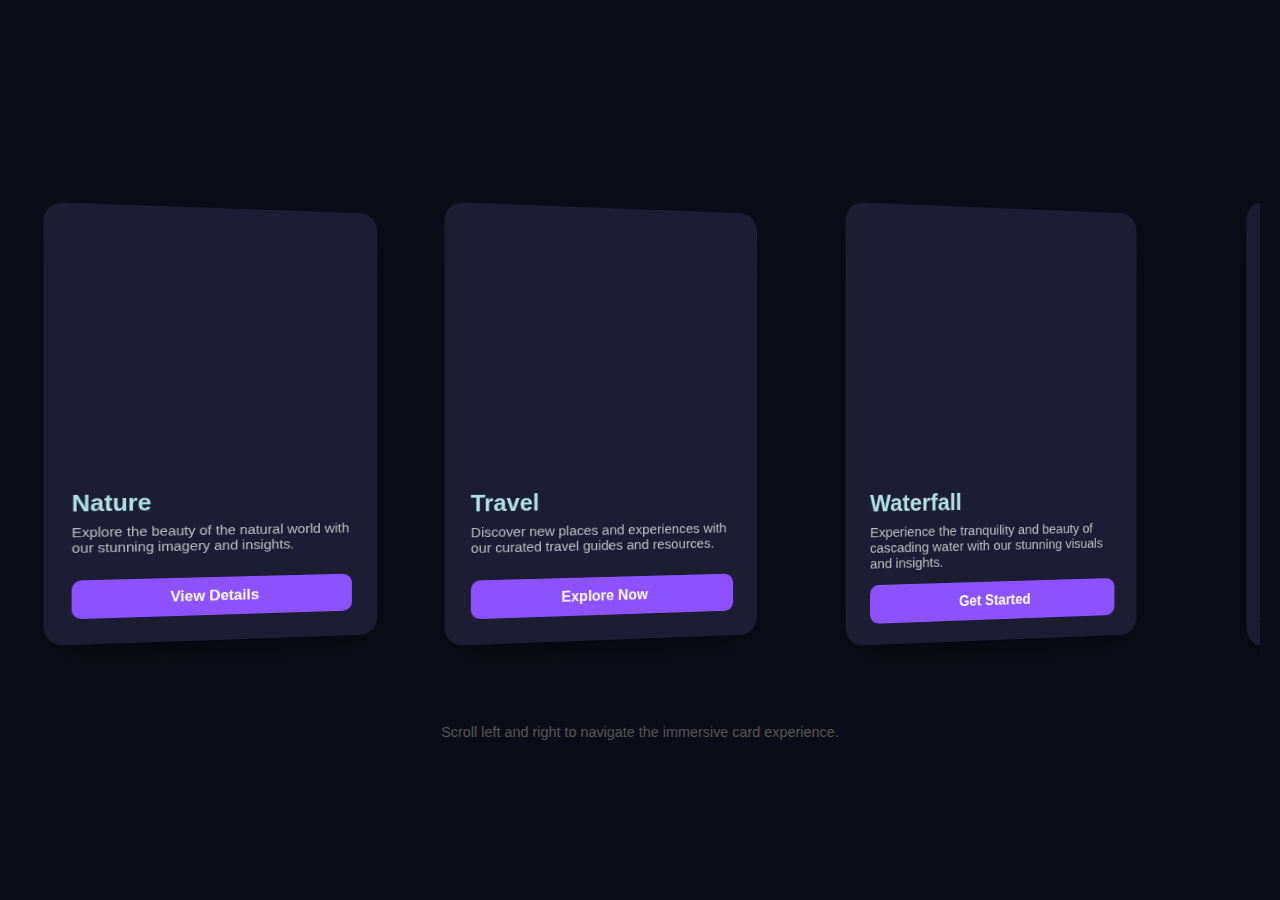
<file: day04.html>
<!DOCTYPE html>
<html lang="en">
<head>
    <meta charset="UTF-8">
    <meta name="viewport" content="width=device-width, initial-scale=1.0">
    <title>Unique CSS Card Carousel with Scroll Effects</title>
    <link rel="stylesheet" href="day04.css">
</head>
<body>
    <div class="main">
        <h1>CSS Card Carousel</h1>
        
        <div class="carousel-wrapper">
            
            <div class="box">
                <div class="card-image-container">
                </div>
                <div class="card-content">
                    <div>
                        <h2>Nature</h2>
                        <p>Explore the beauty of the natural world with our stunning imagery and insights.</p>
                    </div>
                    <button class="card-button">View Details</button>
                </div>
            </div>
            
            <div class="box">
                <div class="card-image-container">
                </div>
                <div class="card-content">
                    <div>
                        <h2>Travel</h2>
                        <p>Discover new places and experiences with our curated travel guides and resources.</p>
                    </div>
                    <button class="card-button">Explore Now</button>
                </div>
            </div>
            
            <div class="box">
                <div class="card-image-container">
                </div>
                <div class="card-content">
                    <div>
                        <h2>Waterfall</h2>
                        <p>Experience the tranquility and beauty of cascading water with our stunning visuals and insights.</p>
                    </div>
                    <button class="card-button">Get Started</button>
                </div>
            </div>

            <div class="box">
                <div class="card-image-container">
                </div>
                <div class="card-content">
                    <div>
                        <h2>Skydive</h2>
                        <p>Experience the thrill of freefalling from thousands of feet in the air with our expert instructors.</p>
                    </div>
                    <button class="card-button">View Details</button>
                </div>
            </div>
            
            <div class="box">
                <div class="card-image-container">
                </div>
                <div class="card-content">
                    <div>
                        <h2>ParaGliding</h2>
                        <p>Soar through the skies and experience the freedom of flight with our expert guides.</p>
                    </div>
                    <button class="card-button">Book Now</button>
                </div>
            </div>
            
            <div class="box">
                <div class="card-image-container">
                </div>
                <div class="card-content">
                    <div>
                        <h2>Bungee-Jumping</h2>
                        <p>Experience the ultimate thrill of free-falling with our expert bungee jumping instructors.</p>
                    </div>
                    <button class="card-button">Book Now</button>
                </div>
            </div>
        </div>
        
        <p style="text-align: center; color: #555; margin-top: 40px; font-size: 0.9rem;">Scroll left and right to navigate the immersive card experience.</p>

    </div>
</body>
</html>
</file>
<file: day04.css>
*, *::before, *::after {
            box-sizing: border-box;
            margin: 0;
            padding: 0;
            font-family: 'Inter', sans-serif;
        }

        body {
            height: 100vh;
            width: 100%;
            background-color: #0d0d1a; 
            display: flex;
            flex-direction: column;
            align-items: center;
            padding: 20px;
            overflow-x: hidden; 
        }

        .main {
            width: 100%;
            max-width: 1400px;
            padding-bottom: 50px;
        }

        h1 {
            color: transparent;
            text-align: center;
            font-size: clamp(2rem, 5vw, 4rem);
            padding: 30px 0 40px 0;
            background: url("https://media.tenor.com/lveDtTE8Ek8AAAAM/rainbow-swirls-relaxing.gif");
            background-size: cover;
            -webkit-background-clip: text;
            background-clip: text;
            font-weight: 900;
            letter-spacing: 2px;
            text-transform: uppercase;
        }

        .carousel-wrapper {
            display: flex;
            gap: 40px; 
            overflow-x: scroll; 
            padding: 20px;
            perspective: 1000px;
            scroll-snap-type: x mandatory;
            -ms-overflow-style: none;
            scrollbar-width: none;
        }

        .carousel-wrapper::-webkit-scrollbar {
            display: none; 
        }

        .box {
            position: relative;
            width: 350px; 
            min-width: 350px; 
            height: 480px;
            overflow: hidden;
            background-color: #1c1c33;
            border-radius: 20px;
            box-shadow: 0 20px 50px rgba(0, 0, 0, 0.5);
            transition: transform 0.6s ease;
            scroll-snap-align: center;
            border: 3px solid transparent;
            transform: rotateY(10deg) scale(0.9);
        }

        .box:hover {
            transform: rotateY(0deg) scale(1.02); 
            border-color: #8c52ff;
        }


        .box:focus {
            transform: rotateY(0deg) scale(1);
        }

        .card-image-container {
            height: 60%;
            width: 100%;
            overflow: hidden;
            position: relative;
        }
        
        .card-image {
            width: 100%;
            height: 100%;
            object-fit: cover;
            transition: transform 0.4s ease;
            filter: brightness(0.8);
        }

        .box:hover .card-image {
            transform: scale(1.1);
            filter: brightness(1);
        }

        .card-content {
            padding: 25px;
            height: 40%;
            color: #ffffff;
            display: flex;
            flex-direction: column;
            justify-content: space-between;
        }

        .card-content h2 {
            font-size: 1.6rem;
            margin-bottom: 8px;
            font-weight: 700;
            color: #b0e0e6;
        }

        .card-content p {
            font-size: 0.95rem;
            color: rgba(255, 255, 255, 0.7);
        }

        .card-button {
            background-color: #8c52ff;
            color: #ffffff;
            padding: 12px 20px;
            text-align: center;
            font-size: 1rem;
            font-weight: 600;
            cursor: pointer;
            border: none;
            transition: background-color 0.3s ease, box-shadow 0.3s ease;
            margin-top: 15px;
            border-radius: 10px;
        }

        .card-button:hover {
            background-color: #6a3ab3;
            box-shadow: 0 5px 15px rgba(140, 82, 255, 0.5);
        }
        
        .box:nth-child(3n + 1) .card-image-container {
            background-image: url("https://images.unsplash.com/photo-1720884413532-59289875c3e1?w=500&auto=format&fit=crop&q=60&ixlib=rb-4.1.0&ixid=M3wxMjA3fDB8MHxzZWFyY2h8NHx8ZnJlZSUyMGltYWdlc3xlbnwwfHwwfHx8MA%3D%3D");
        }
        .box:nth-child(3n + 2) .card-image-container {
            background-image: url('https://images.unsplash.com/photo-1710609942195-b9dab8f48fc6?w=500&auto=format&fit=crop&q=60&ixlib=rb-4.1.0&ixid=M3wxMjA3fDB8MHxzZWFyY2h8Nnx8ZnJlZSUyMGltYWdlc3xlbnwwfHwwfHx8MA%3D%3D');
        }
        .box:nth-child(3n + 3) .card-image-container {
            background-image: url('https://images.unsplash.com/photo-1721132447246-5d33f3008b05?w=500&auto=format&fit=crop&q=60&ixlib=rb-4.1.0&ixid=M3wxMjA3fDB8MHxzZWFyY2h8MTR8fGZyZWUlMjBpbWFnZXN8ZW58MHx8MHx8fDA%3D');
        }
        
        .card-image {
            display: none; 
        }
        
        .card-image-container {
            background-size: cover;
            background-position: center;
        }

        @media (max-width: 768px) {
            .box {
                width: 280px;
                min-width: 280px;
                height: 420px;
                transform: rotateY(0deg) scale(1);
            }
            .box:hover {
                transform: translateY(-5px) scale(1.02);
            }
        }
</file>
